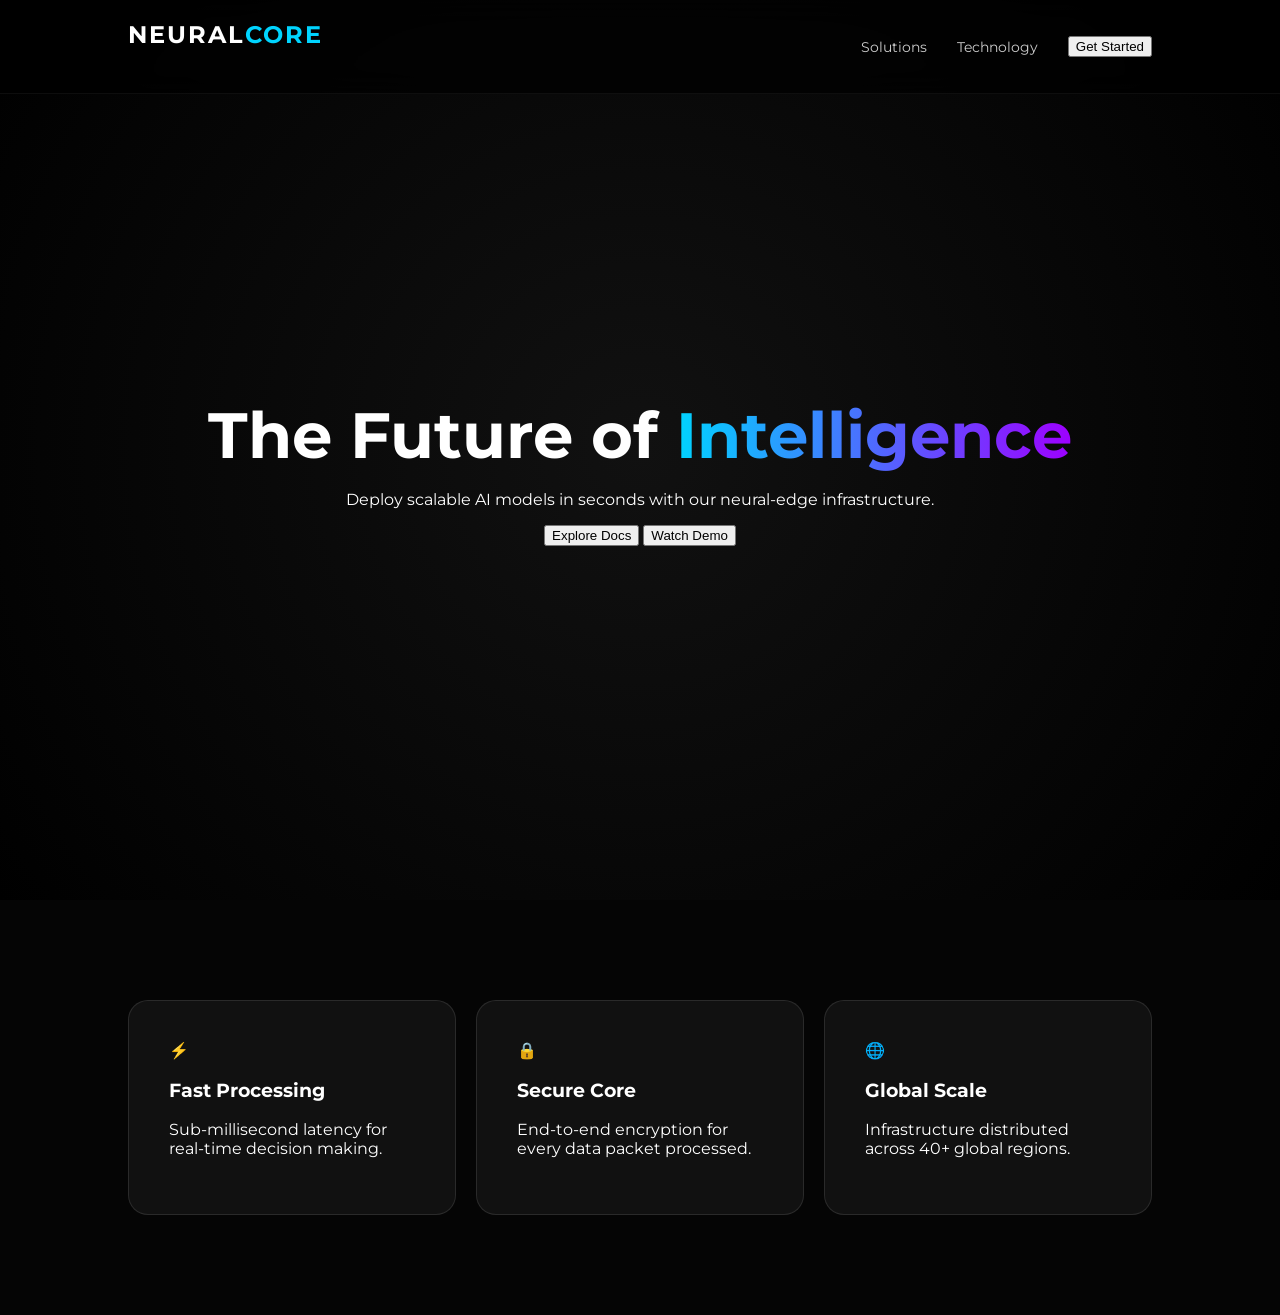
<file: index.html>
<!DOCTYPE html>
<html lang="en">
    <title>
        Neural Core
        
    </title>
<head>
    <meta charset="UTF-8">
    <meta name="viewport" content="width=device-width, initial-scale=1.0">
    <title>Future AI | Landing Page</title>
    <link rel="preconnect" href="https://fonts.googleapis.com">
    <link rel="preconnect" href="https://fonts.gstatic.com" crossorigin>
    <link href="https://fonts.googleapis.com/css2?family=Montserrat:ital,wght@0,100..900;1,100..900&display=swap" rel="stylesheet">
    <link rel="stylesheet" href="styles.css">
    <link rel="icon" type="image/jpeg" href="back.jpg?v=1">
</head>
<body>

    <nav class="navbar">
        <div class="logo">NEURAL<span>CORE</span></div>
        <ul class="nav-links">
            <li><a href="#" href="solutions.html">Solutions</a></li>
            <li><a href="#" href="technology.html">Technology</a></li>
            <li><button class="btn-glow">Get Started</button></li>
        </ul>
    </nav>

    <header class="hero">
        <div class="video-container">
           <div class="video-overlay"></div>
           <video autoplay muted loop playsinline class="background-video">
           <source src="back.mp4" type="video/mp4">
           Your browser does not support the video tag.
            </video>
        </div>

        <div class="hero-content reveal">
            <h1>The Future of <span class="gradient-text">Intelligence</span></h1>
            <p>Deploy scalable AI models in seconds with our neural-edge infrastructure.</p>
            <div class="hero-btns">
                <button class="btn-primary">Explore Docs</button>
                <button class="btn-secondary">Watch Demo</button>
            </div>
        </div>
    </header>

    <section class="features">
        <div class="card reveal">
            <div class="icon">⚡</div>
            <h3>Fast Processing</h3>
            <p>Sub-millisecond latency for real-time decision making.</p>
        </div>
        <div class="card reveal">
            <div class="icon">🔒</div>
            <h3>Secure Core</h3>
            <p>End-to-end encryption for every data packet processed.</p>
        </div>
        <div class="card reveal">
            <div class="icon">🌐</div>
            <h3>Global Scale</h3>
            <p>Infrastructure distributed across 40+ global regions.</p>
        </div>
    </section>

    <script src="client.js"></script>
</body>
</html>
</file>
<file: styles.css>
:root {
    --bg-dark: #050505;
    --accent: #00d4ff;
    --glass: rgba(255, 255, 255, 0.05);
    --text-main: #ffffff;
}

body {
    margin: 0;
    font-family: 'Montserrat', sans-serif;
    background-color: var(--bg-dark);
    color: var(--text-main);
    overflow-x: hidden;
}

/* Glassmorphism Navbar */
.navbar {
    position: fixed;
    top: 0;
    width: 100%;
    display: flex;
    justify-content: space-between;
    padding: 20px 10%;
    box-sizing: border-box;
    backdrop-filter: blur(15px);
    background: rgba(0, 0, 0, 0.7);
    z-index: 1000;
    border-bottom: 1px solid var(--glass);
}

.logo { font-weight: bold; font-size: 1.5rem; letter-spacing: 2px; }
.logo span { color: var(--accent); }
.nav-links { list-style: none; display: flex; align-items: center; gap: 30px; }
.nav-links a { color: white; text-decoration: none; font-size: 0.9rem; opacity: 0.8; }

/* Hero Section */
.hero {
    height: 100vh;
    display: flex;
    align-items: center;
    justify-content: center;
    text-align: center;
    position: relative;
}

.video-container {
    position: absolute;
    top: 0; left: 0; width: 100%; height: 100%;
    z-index: -1;
    background: radial-gradient(circle, #111 0%, #000 100%);
}

.placeholder-img {
    width: 100%; height: 100%;
    display: flex; align-items: center; justify-content: center;
    color: #333; font-weight: bold;
}

.gradient-text {
    background: linear-gradient(90deg, #00d4ff, #9d00ff);
    -webkit-background-clip: text;
    -webkit-text-fill-color: transparent;
}

h1 { font-size: 4rem; margin-bottom: 10px; }

/* Feature Cards */
.features {
    display: flex;
    justify-content: center;
    gap: 20px;
    padding: 100px 10%;
}

.card {
    background: var(--glass);
    padding: 40px;
    border-radius: 20px;
    border: 1px solid rgba(255, 255, 255, 0.1);
    transition: 0.4s;
    flex: 1;
}

.card:hover {
    border-color: var(--accent);
    transform: translateY(-10px);
    background: rgba(255, 255, 255, 0.08);
}

/* Scroll Animation Classes */
.reveal {
    opacity: 0;
    transform: translateY(30px);
    transition: all 0.8s ease-out;
}

.reveal.active {
    opacity: 1;
    transform: translateY(0);
}
</file>
